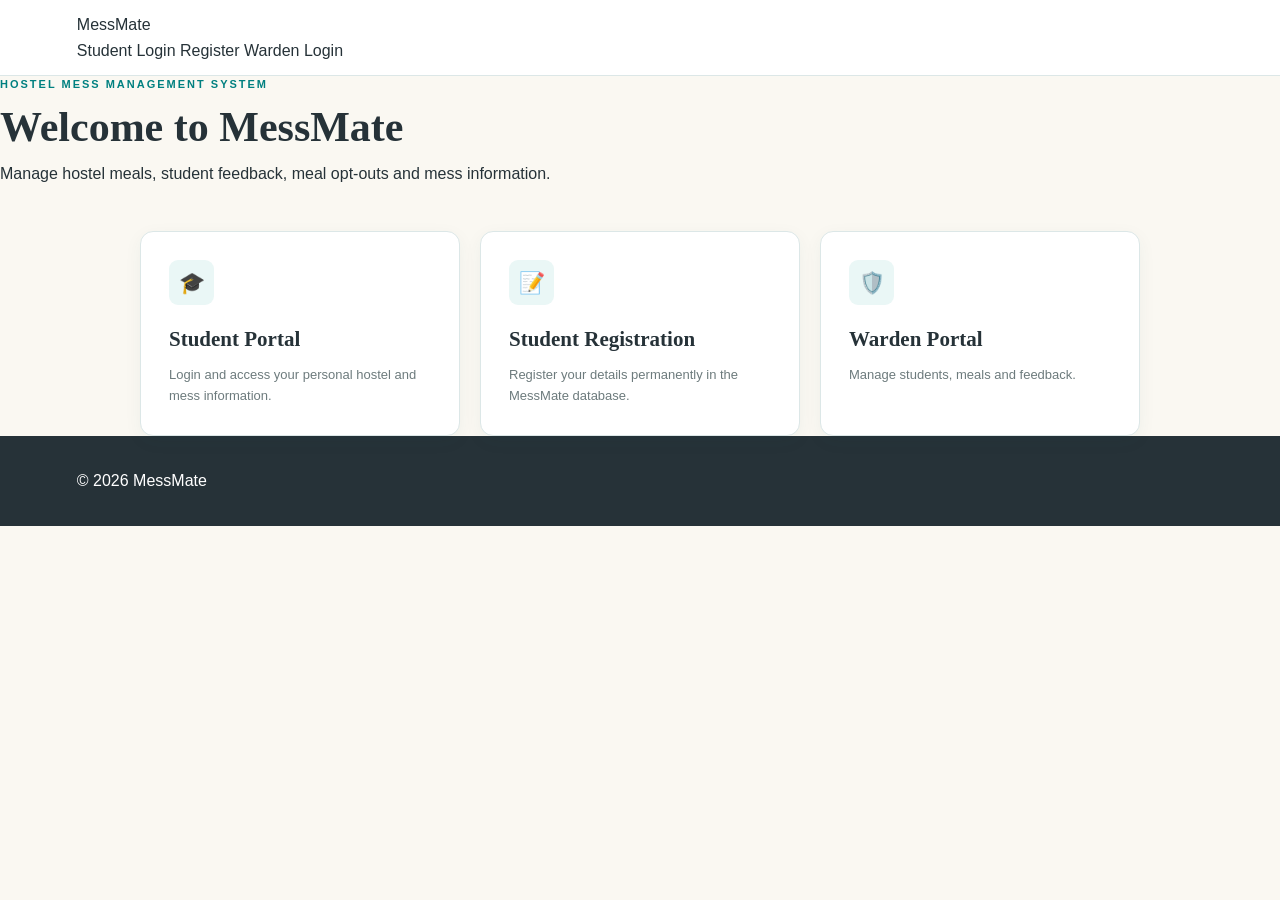
<file: messmate/src/main/resources/static/index.html>
<!DOCTYPE html>
<html lang="en">

<head>

    <meta charset="UTF-8">

    <meta name="viewport"
          content="width=device-width, initial-scale=1.0">

    <title>MessMate</title>

    <link rel="stylesheet"
          href="css/style.css">

</head>

<body>

<nav class="navbar">

    <div class="nav-container">

        <a href="index.html"
           class="brand">
            MessMate
        </a>

        <div class="nav-links">

            <a href="student-login.html">
                Student Login
            </a>

            <a href="student-register.html">
                Register
            </a>

            <a href="admin-login.html">
                Warden Login
            </a>

        </div>

    </div>

</nav>


<main>

    <section class="dashboard-header">

        <div>

            <p class="small-title">
                HOSTEL MESS MANAGEMENT SYSTEM
            </p>

            <h1>
                Welcome to MessMate
            </h1>

            <p>
                Manage hostel meals, student feedback,
                meal opt-outs and mess information.
            </p>

        </div>

    </section>


    <section class="feature-grid">

        <a href="student-login.html"
           class="feature-card">

            <div class="feature-icon">
                🎓
            </div>

            <h3>
                Student Portal
            </h3>

            <p>
                Login and access your personal
                hostel and mess information.
            </p>

        </a>


        <a href="student-register.html"
           class="feature-card">

            <div class="feature-icon">
                📝
            </div>

            <h3>
                Student Registration
            </h3>

            <p>
                Register your details permanently
                in the MessMate database.
            </p>

        </a>


        <a href="admin-login.html"
           class="feature-card">

            <div class="feature-icon">
                🛡️
            </div>

            <h3>
                Warden Portal
            </h3>

            <p>
                Manage students, meals and
                feedback.
            </p>

        </a>

    </section>

</main>


<footer>

    <p>
        © 2026 MessMate
    </p>

</footer>

</body>

</html>
</file>
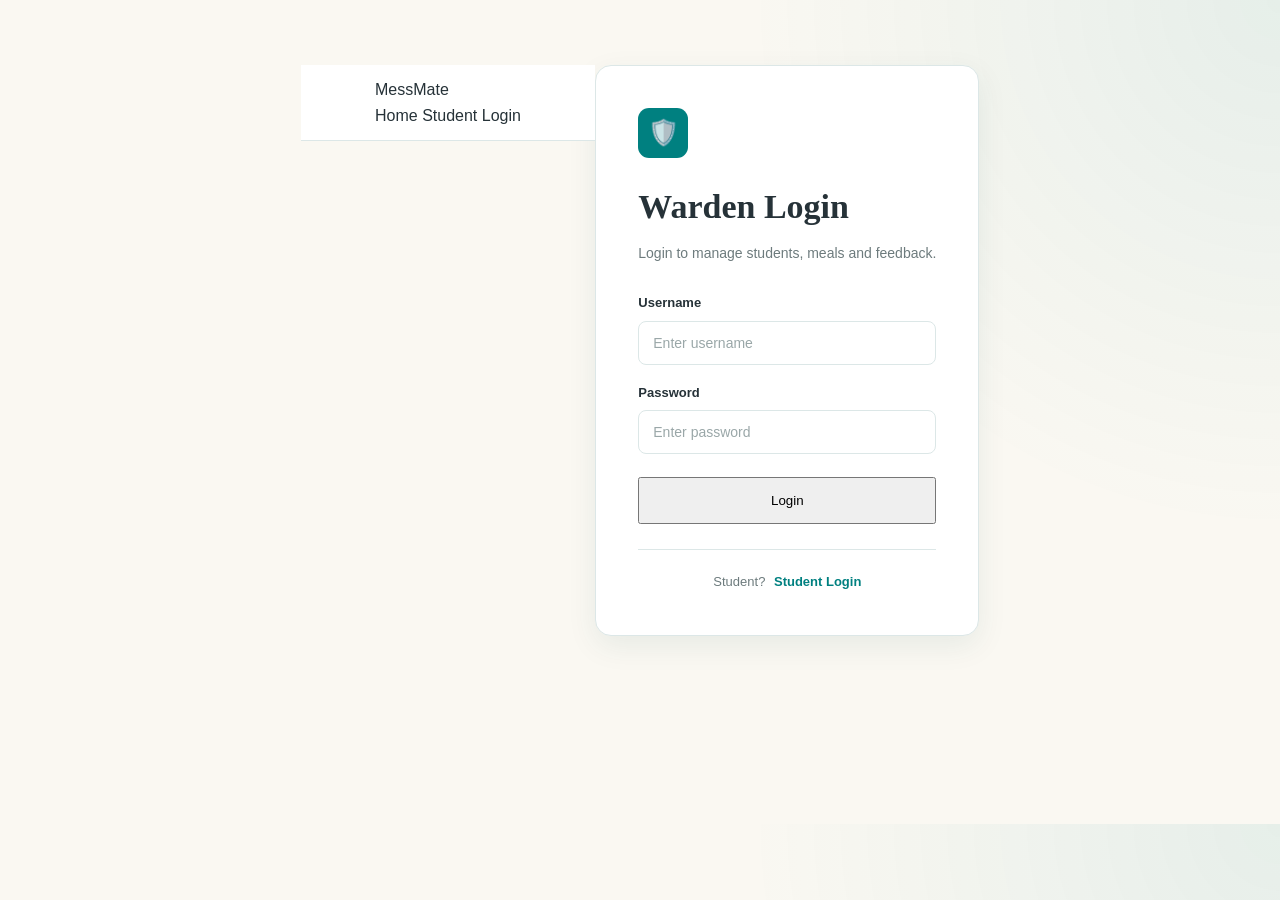
<file: messmate/src/main/resources/static/admin-dashboard.html>
<!DOCTYPE html>
<html lang="en">

<head>

    <meta charset="UTF-8">

    <meta name="viewport"
          content="width=device-width, initial-scale=1.0">

    <title>Warden Dashboard - MessMate</title>

    <link rel="stylesheet"
          href="css/style.css">

</head>

<body class="dashboard-page">

<nav class="navbar">

    <div class="nav-container">

        <a href="admin-dashboard.html"
           class="brand">
            MessMate
        </a>

        <div class="nav-links">

            <a href="residents.html">
                Students
            </a>

            <a href="menu.html">
                Menu
            </a>

            <a href="feedback.html">
                Feedback
            </a>

            <a href="reports.html">
                Reports
            </a>

            <a href="#" id="logoutBtn">
                Logout
            </a>

        </div>

    </div>

</nav>


<main>

    <section class="dashboard-header">

        <div>

            <p class="small-title">
                WARDEN PORTAL
            </p>

            <h1>
                Welcome, <span id="adminName">Warden</span>
            </h1>

            <p>
                Manage students, meals and feedback from one place.
            </p>

        </div>

    </section>


    <section class="feature-grid">

        <a href="residents.html"
           class="feature-card">

            <div class="feature-icon">
                👨‍🎓
            </div>

            <h3>
                Students
            </h3>

            <p>
                View and manage registered students.
            </p>

        </a>


        <a href="menu.html"
           class="feature-card">

            <div class="feature-icon">
                🍽️
            </div>

            <h3>
                Mess Menu
            </h3>

            <p>
                View and manage the mess menu.
            </p>

        </a>


        <a href="feedback.html"
           class="feature-card">

            <div class="feature-icon">
                ⭐
            </div>

            <h3>
                Feedback
            </h3>

            <p>
                View student meal feedback.
            </p>

        </a>


        <a href="reports.html"
           class="feature-card">

            <div class="feature-icon">
                📊
            </div>

            <h3>
                Reports
            </h3>

            <p>
                View meal ratings and reports.
            </p>

        </a>

    </section>

</main>


<script>

    const adminUsername =
        localStorage.getItem("adminUsername");

    const adminRole =
        localStorage.getItem("adminRole");


    if (!adminUsername || !adminRole) {

        window.location.href =
            "admin-login.html";

    }


    document.getElementById("adminName")
        .textContent = adminUsername;


    document
        .getElementById("logoutBtn")
        .addEventListener("click", function (event) {

            event.preventDefault();

            localStorage.removeItem("adminId");
            localStorage.removeItem("adminUsername");
            localStorage.removeItem("adminRole");

            window.location.href =
                "admin-login.html";
        });

</script>

</body>

</html>
</file>
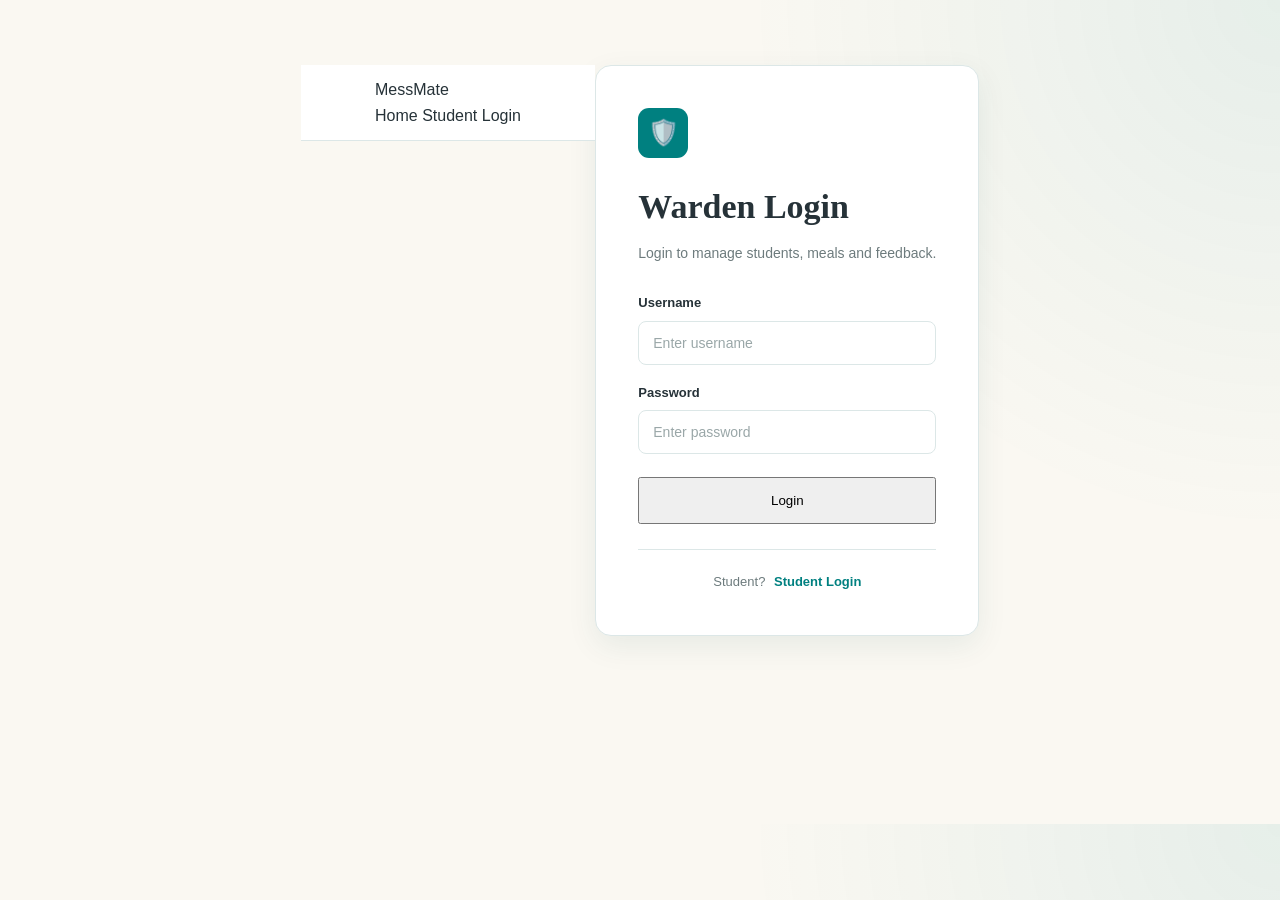
<file: messmate/src/main/resources/static/admin-login.html>
<!DOCTYPE html>
<html lang="en">

<head>

    <meta charset="UTF-8">

    <meta name="viewport"
          content="width=device-width, initial-scale=1.0">

    <title>Warden Login - MessMate</title>

    <link rel="stylesheet"
          href="css/style.css">

</head>

<body class="auth-page">

<nav class="navbar">

    <div class="nav-container">

        <a href="index.html"
           class="brand">
            MessMate
        </a>

        <div class="nav-links">

            <a href="index.html">
                Home
            </a>

            <a href="student-login.html">
                Student Login
            </a>

        </div>

    </div>

</nav>


<main class="auth-main">

    <div class="auth-card">

        <div class="auth-icon">
            🛡️
        </div>

        <h1>
            Warden Login
        </h1>

        <p class="auth-description">
            Login to manage students, meals and feedback.
        </p>


        <form id="adminLoginForm">

            <label for="username">
                Username
            </label>

            <input
                    type="text"
                    id="username"
                    placeholder="Enter username"
                    required
            >


            <label for="password">
                Password
            </label>

            <input
                    type="password"
                    id="password"
                    placeholder="Enter password"
                    required
            >


            <button
                    type="submit"
                    class="auth-button">

                Login

            </button>

        </form>


        <div id="message"></div>


        <div class="auth-footer">

            Student?

            <a href="student-login.html">
                Student Login
            </a>

        </div>

    </div>

</main>


<script>

    document
        .getElementById("adminLoginForm")
        .addEventListener("submit", async function (event) {

            event.preventDefault();


            const username =
                document.getElementById("username")
                    .value.trim();

            const password =
                document.getElementById("password")
                    .value;


            const message =
                document.getElementById("message");


            try {

                const response =
                    await fetch(
                        "/api/auth/admin/login",
                        {
                            method: "POST",

                            headers: {
                                "Content-Type":
                                    "application/json"
                            },

                            body: JSON.stringify({
                                username: username,
                                password: password
                            })
                        }
                    );


                const result =
                    await response.json();


                if (!response.ok) {

                    throw new Error(
                        result.message ||
                        "Invalid username or password"
                    );

                }


                localStorage.setItem(
                    "adminId",
                    result.id
                );

                localStorage.setItem(
                    "adminUsername",
                    result.username
                );

                localStorage.setItem(
                    "adminRole",
                    result.role
                );


                message.className =
                    "success-message";

                message.textContent =
                    "Login successful!";


                setTimeout(function () {

                    window.location.href =
                        "admin-dashboard.html";

                }, 500);


            } catch (error) {

                message.className =
                    "error-message";

                message.textContent =
                    error.message;

            }

        });

</script>

</body>

</html>
</file>
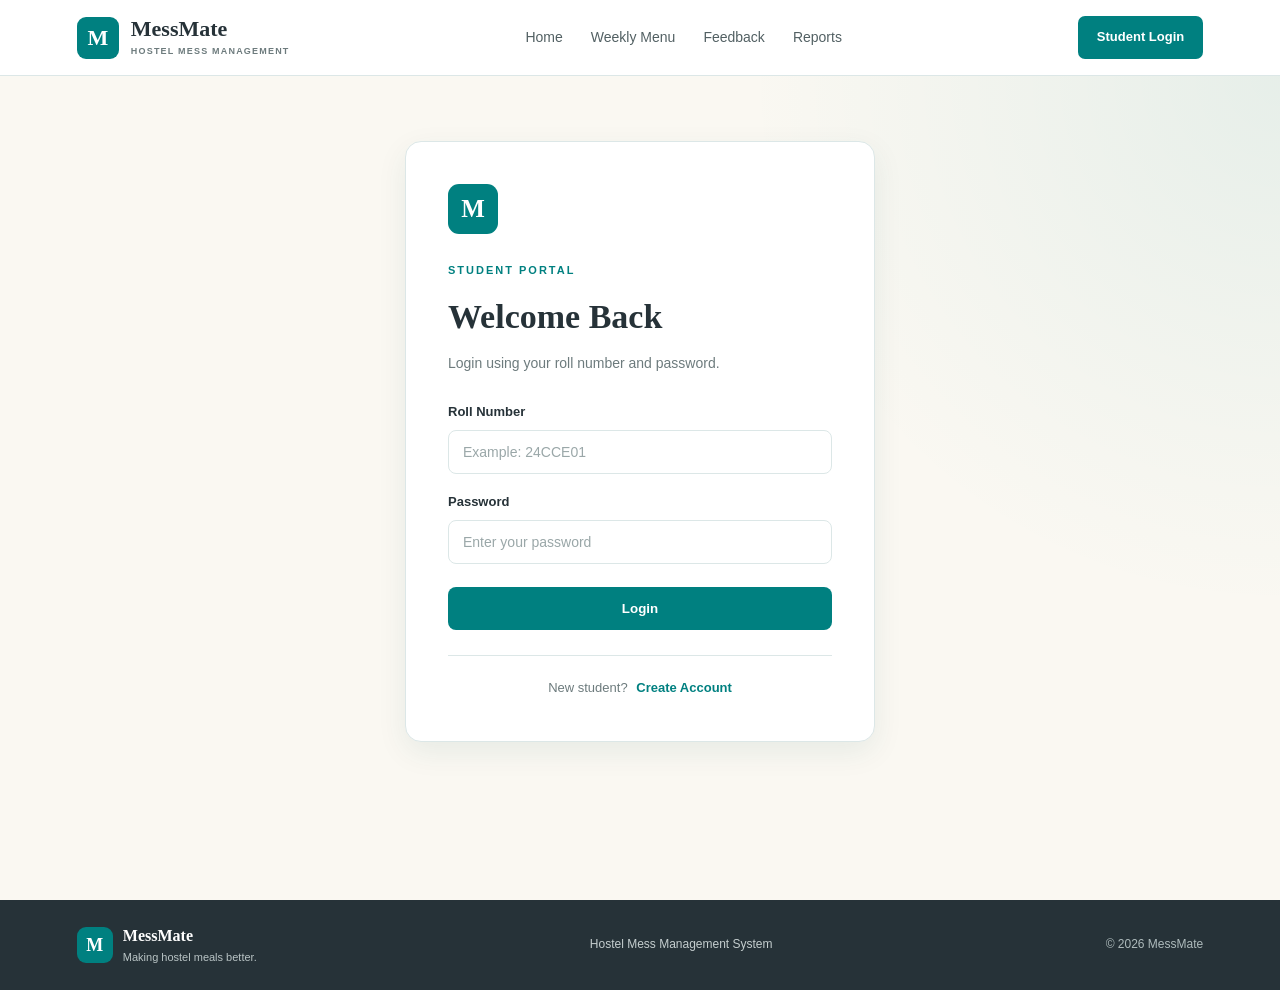
<file: messmate/src/main/resources/static/feedback.html>
<!DOCTYPE html>
<html lang="en">

<head>

    <meta charset="UTF-8">

    <meta name="viewport"
          content="width=device-width, initial-scale=1.0">

    <title>Meal Feedback - MessMate</title>

    <link rel="stylesheet"
          href="css/style.css">

</head>

<body class="dashboard-page">

<nav class="navbar">

    <div class="nav-container">

        <a href="student-dashboard.html"
           class="brand">
            MessMate
        </a>

        <div class="nav-links">

            <a href="student-dashboard.html">
                Dashboard
            </a>

            <a href="menu.html">
                Menu
            </a>

            <a href="optout.html">
                Meal Opt-Out
            </a>

            <a href="#"
               id="logoutBtn">
                Logout
            </a>

        </div>

    </div>

</nav>


<main>

    <section class="dashboard-header">

        <div>

            <p class="small-title">
                STUDENT PORTAL
            </p>

            <h1>
                Meal Feedback
            </h1>

            <p>
                Rate your meal and share your feedback.
            </p>

        </div>

    </section>


    <section class="student-profile-card">

        <h2>
            Submit Feedback
        </h2>

        <br>


        <form id="feedbackForm">

            <label for="meal">
                Select Meal
            </label>

            <select id="meal"
                    required>

                <option value="">
                    Loading meals...
                </option>

            </select>


            <br><br>


            <label for="rating">
                Rating
            </label>

            <select id="rating"
                    required>

                <option value="">
                    Select rating
                </option>

                <option value="1">
                    1 - Very Poor
                </option>

                <option value="2">
                    2 - Poor
                </option>

                <option value="3">
                    3 - Average
                </option>

                <option value="4">
                    4 - Good
                </option>

                <option value="5">
                    5 - Excellent
                </option>

            </select>


            <br><br>


            <label for="comment">
                Comment
            </label>

            <textarea
                    id="comment"
                    rows="5"
                    placeholder="Write your feedback..."
            ></textarea>


            <br>


            <button
                    type="submit"
                    class="auth-button">

                Submit Feedback

            </button>

        </form>


        <div id="message"></div>

    </section>

</main>


<script>

    const studentId =
        localStorage.getItem("studentId");


    if (!studentId) {

        window.location.href =
            "student-login.html";

    }


    async function loadMeals() {

        const select =
            document.getElementById("meal");


        const today =
            new Date();


        const date =
            today.toISOString().split("T")[0];


        try {

            const response =
                await fetch(
                    "/api/meals?from=" +
                    date +
                    "&to=" +
                    date
                );


            if (!response.ok) {

                throw new Error(
                    "Unable to load meals."
                );

            }


            const meals =
                await response.json();


            select.innerHTML =
                '<option value="">Select a meal</option>';


            meals.forEach(function (meal) {

                const option =
                    document.createElement("option");


                option.value =
                    meal.id;


                option.textContent =
                    meal.mealDate +
                    " - " +
                    meal.mealType;


                select.appendChild(option);

            });


        } catch (error) {

            select.innerHTML =
                '<option value="">Unable to load meals</option>';

            document.getElementById("message")
                .className = "error-message";

            document.getElementById("message")
                .textContent = error.message;

        }

    }


    document
        .getElementById("feedbackForm")
        .addEventListener("submit", async function (event) {

            event.preventDefault();


            const mealId =
                document.getElementById("meal").value;


            const rating =
                document.getElementById("rating").value;


            const comment =
                document.getElementById("comment")
                    .value.trim();


            const message =
                document.getElementById("message");


            try {

                const response =
                    await fetch(
                        "/api/feedback",
                        {
                            method: "POST",

                            headers: {
                                "Content-Type":
                                    "application/json"
                            },

                            body: JSON.stringify({

                                residentId:
                                    Number(studentId),

                                mealId:
                                    Number(mealId),

                                rating:
                                    Number(rating),

                                comment:
                                comment

                            })
                        }
                    );


                const result =
                    await response.json()
                        .catch(() => ({}));


                if (!response.ok) {

                    throw new Error(
                        result.message ||
                        "Unable to submit feedback."
                    );

                }


                message.className =
                    "success-message";


                message.textContent =
                    "Feedback submitted successfully.";


                document
                    .getElementById("feedbackForm")
                    .reset();


            } catch (error) {

                message.className =
                    "error-message";


                message.textContent =
                    error.message;

            }

        });


    document
        .getElementById("logoutBtn")
        .addEventListener("click", function (event) {

            event.preventDefault();


            localStorage.removeItem("studentId");

            localStorage.removeItem(
                "studentRollNumber"
            );


            window.location.href =
                "student-login.html";

        });


    loadMeals();

</script>

</body>

</html>
</file>
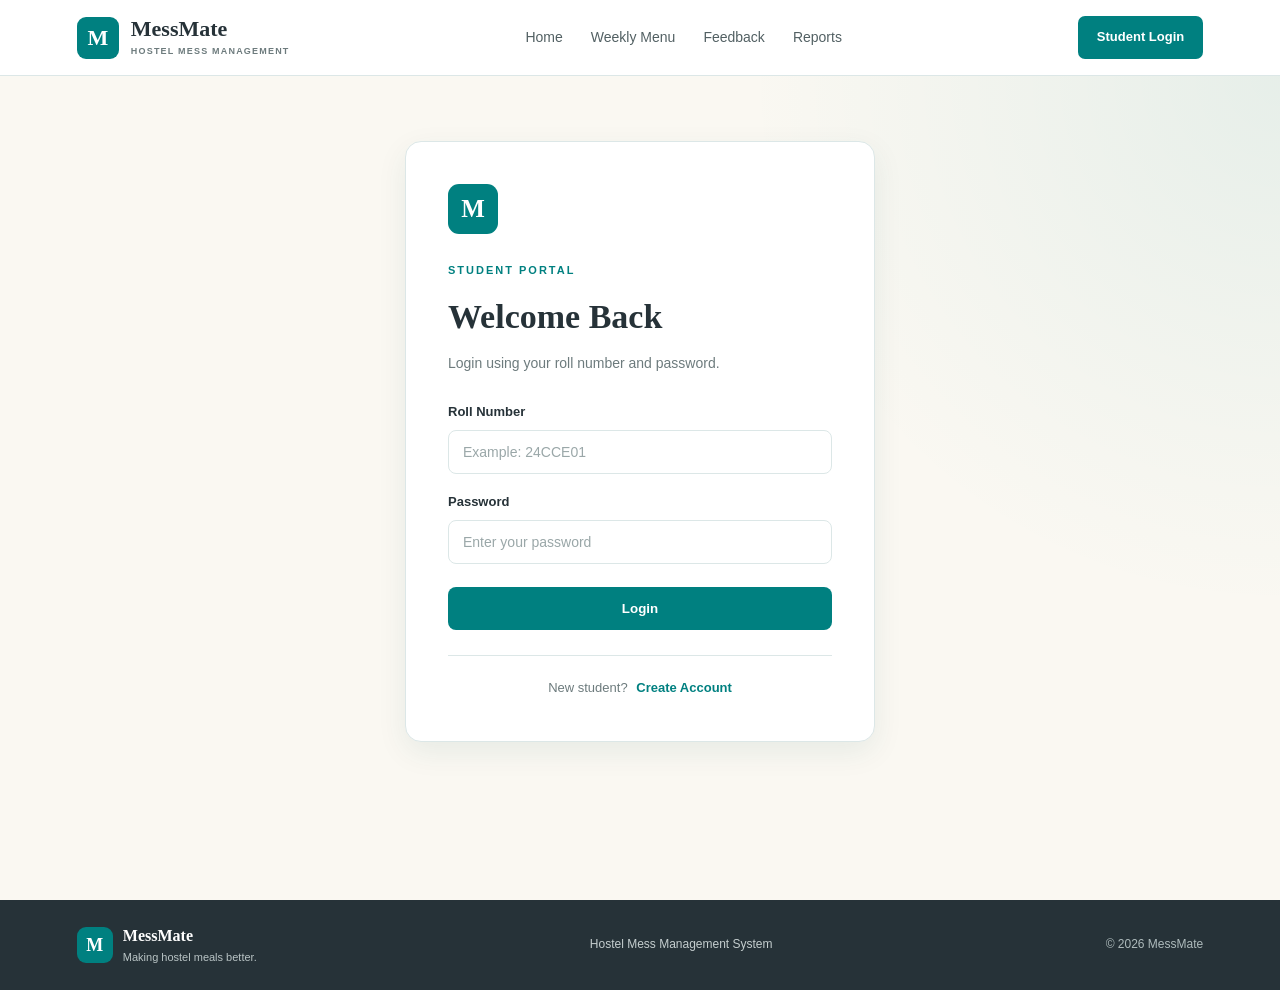
<file: messmate/src/main/resources/static/optout.html>
<!DOCTYPE html>
<html lang="en">

<head>
    <meta charset="UTF-8">
    <meta name="viewport" content="width=device-width, initial-scale=1.0">

    <title>Meal Opt-Out - MessMate</title>

    <link rel="stylesheet" href="css/style.css">
</head>

<body class="dashboard-page">

<nav class="navbar">

    <div class="nav-container">

        <a href="student-dashboard.html" class="brand">
            MessMate
        </a>

        <div class="nav-links">
            <a href="student-dashboard.html">Dashboard</a>
            <a href="menu.html">Menu</a>
            <a href="feedback.html">Feedback</a>
            <a href="#" id="logoutBtn">Logout</a>
        </div>

    </div>

</nav>

<main>

    <section class="dashboard-header">

        <div>
            <p class="small-title">STUDENT PORTAL</p>

            <h1>Meal Opt-Out</h1>

            <p>
                Select a meal if you do not want to attend it.
            </p>
        </div>

    </section>

    <section class="student-profile-card">

        <h2>Select Meal</h2>

        <br>

        <form id="optOutForm">

            <label for="meal">
                Meal
            </label>

            <select id="meal" required>

                <option value="">
                    Loading meals...
                </option>

            </select>

            <br><br>

            <button
                    type="submit"
                    class="auth-button">
                Opt Out
            </button>

        </form>

        <div id="message"></div>

    </section>

</main>

<script>

    const studentId =
        localStorage.getItem("studentId");

    if (!studentId) {
        window.location.href = "student-login.html";
    }


    async function loadMeals() {

        const select =
            document.getElementById("meal");

        const today =
            new Date();

        const date =
            today.toISOString().split("T")[0];

        try {

            const response =
                await fetch(
                    "/api/meals?from=" +
                    date +
                    "&to=" +
                    date
                );

            if (!response.ok) {
                throw new Error("Unable to load meals.");
            }

            const meals =
                await response.json();

            select.innerHTML =
                '<option value="">Select a meal</option>';

            meals.forEach(function (meal) {

                const option =
                    document.createElement("option");

                option.value =
                    meal.id;

                option.textContent =
                    meal.mealDate +
                    " - " +
                    meal.mealType;

                select.appendChild(option);

            });

        } catch (error) {

            select.innerHTML =
                '<option value="">Unable to load meals</option>';

            document.getElementById("message")
                .className = "error-message";

            document.getElementById("message")
                .textContent = error.message;
        }
    }


    document
        .getElementById("optOutForm")
        .addEventListener("submit", async function (event) {

            event.preventDefault();

            const mealId =
                document.getElementById("meal").value;

            const message =
                document.getElementById("message");

            if (!mealId) {
                return;
            }

            try {

                const response =
                    await fetch(
                        "/api/opt-outs?residentId=" +
                        encodeURIComponent(studentId) +
                        "&mealId=" +
                        encodeURIComponent(mealId),
                        {
                            method: "POST"
                        }
                    );

                const result =
                    await response.json().catch(() => ({}));

                if (!response.ok) {

                    throw new Error(
                        result.message ||
                        "Unable to opt out of the meal."
                    );
                }

                message.className =
                    "success-message";

                message.textContent =
                    "Meal opt-out recorded successfully.";

            } catch (error) {

                message.className =
                    "error-message";

                message.textContent =
                    error.message;
            }

        });


    document
        .getElementById("logoutBtn")
        .addEventListener("click", function (event) {

            event.preventDefault();

            localStorage.removeItem("studentId");
            localStorage.removeItem("studentRollNumber");

            window.location.href =
                "student-login.html";
        });


    loadMeals();

</script>

</body>

</html>
</file>
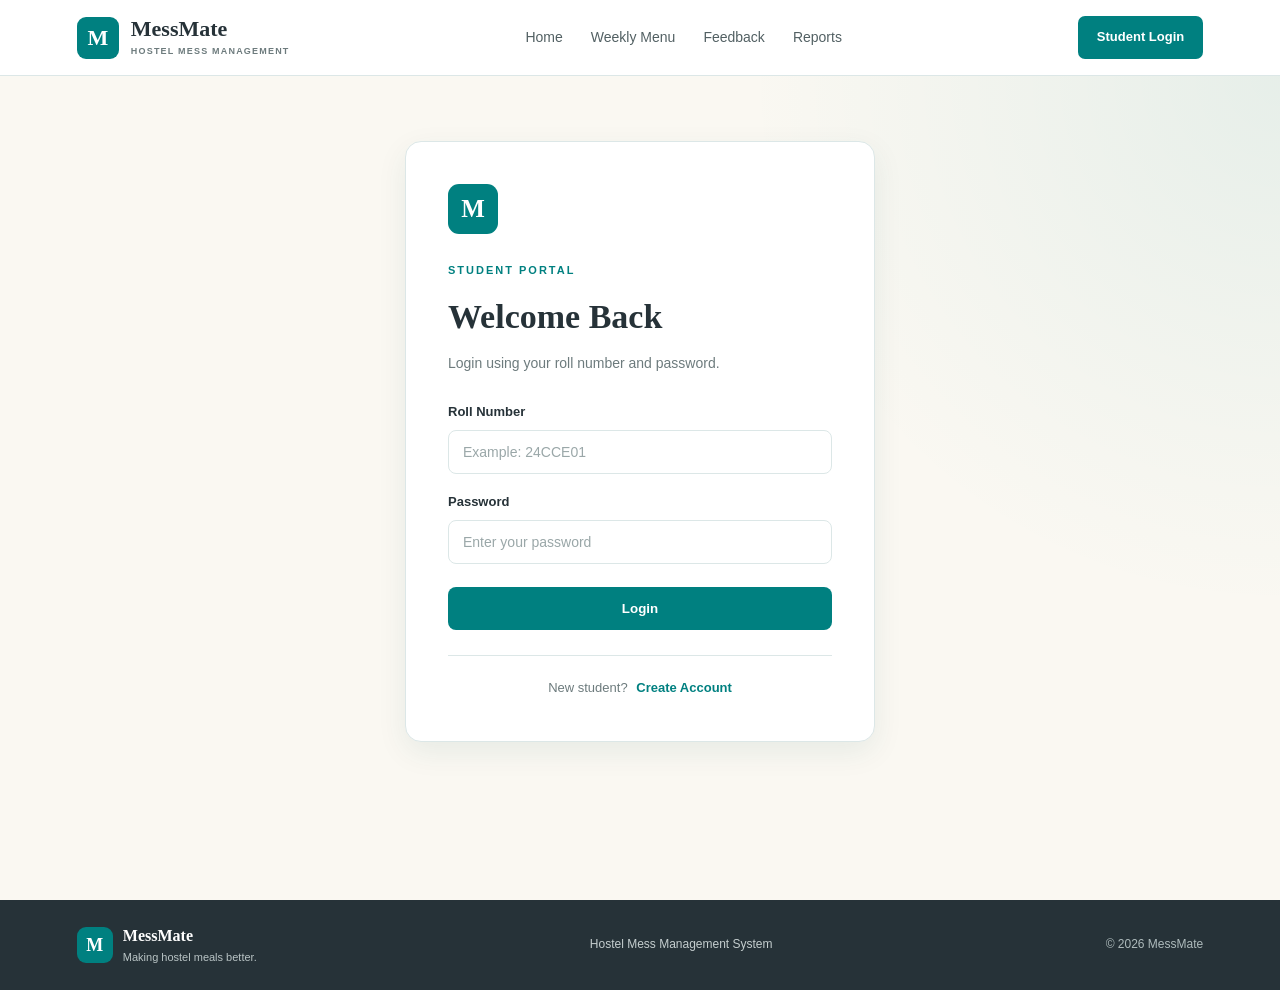
<file: messmate/src/main/resources/static/student-login.html>
<!DOCTYPE html>
<html lang="en">
<head>
    <meta charset="UTF-8">
    <meta name="viewport" content="width=device-width, initial-scale=1.0">

    <title>MessMate | Student Login</title>

    <link rel="stylesheet" href="css/style.css">
</head>

<body>

<header class="navbar">

    <a href="index.html" class="logo">
        <div class="logo-box">M</div>

        <div>
            <h2>MessMate</h2>
            <span>HOSTEL MESS MANAGEMENT</span>
        </div>
    </a>

    <nav>
        <a href="index.html">Home</a>
        <a href="menu.html">Weekly Menu</a>
        <a href="feedback.html">Feedback</a>
        <a href="reports.html">Reports</a>
    </nav>

    <a href="student-login.html" class="resident-btn">
        Student Login
    </a>

</header>


<main class="auth-page">

    <div class="auth-card">

        <div class="auth-icon">M</div>

        <span class="small-title">
            STUDENT PORTAL
        </span>

        <h1>Welcome Back</h1>

        <p class="auth-description">
            Login using your roll number and password.
        </p>

        <form id="loginForm">

            <label for="rollNumber">
                Roll Number
            </label>

            <input
                    type="text"
                    id="rollNumber"
                    maxlength="7"
                    pattern="[A-Za-z0-9]{7}"
                    placeholder="Example: 24CCE01"
                    required
            >

            <label for="password">
                Password
            </label>

            <input
                    type="password"
                    id="password"
                    placeholder="Enter your password"
                    required
            >

            <button
                    type="submit"
                    class="button primary auth-button">
                Login
            </button>

        </form>

        <div id="message"></div>

        <div class="auth-footer">

            <span>New student?</span>

            <a href="student-register.html">
                Create Account
            </a>

        </div>

    </div>

</main>


<footer>

    <div class="footer-left">

        <div class="logo-box">M</div>

        <div>
            <strong>MessMate</strong>
            <span>Making hostel meals better.</span>
        </div>

    </div>

    <div class="footer-center">
        Hostel Mess Management System
    </div>

    <div class="footer-right">
        © 2026 MessMate
    </div>

</footer>


<script>

    const API = "/api";

    document
        .getElementById("loginForm")
        .addEventListener("submit", async function(event) {

            event.preventDefault();

            const rollNumber =
                document.getElementById("rollNumber")
                    .value
                    .trim();

            const password =
                document.getElementById("password")
                    .value;

            if (!/^[A-Za-z0-9]{7}$/.test(rollNumber)) {

                showMessage(
                    "Roll number must contain exactly 7 letters and numbers.",
                    false
                );

                return;
            }

            try {

                const response = await fetch(
                    API + "/auth/student/login",
                    {
                        method: "POST",

                        headers: {
                            "Content-Type": "application/json"
                        },

                        body: JSON.stringify({
                            rollNumber: rollNumber,
                            password: password
                        })
                    }
                );

                const result = await response.json();

                if (!response.ok) {

                    throw new Error(
                        result.error || "Login failed"
                    );
                }

                localStorage.setItem(
                    "studentId",
                    result.id
                );

                localStorage.setItem(
                    "studentRollNumber",
                    result.rollNumber
                );

                showMessage(
                    "Login successful. Opening dashboard...",
                    true
                );

                setTimeout(function() {

                    window.location.href =
                        "student-dashboard.html";

                }, 700);

            } catch (error) {

                showMessage(
                    error.message,
                    false
                );
            }
        });


    function showMessage(text, success) {

        const message =
            document.getElementById("message");

        message.innerHTML = `

        <div class="${success
            ? "success-message"
            : "error-message"}">

            ${text}

        </div>

    `;
    }

</script>

</body>
</html>
</file>
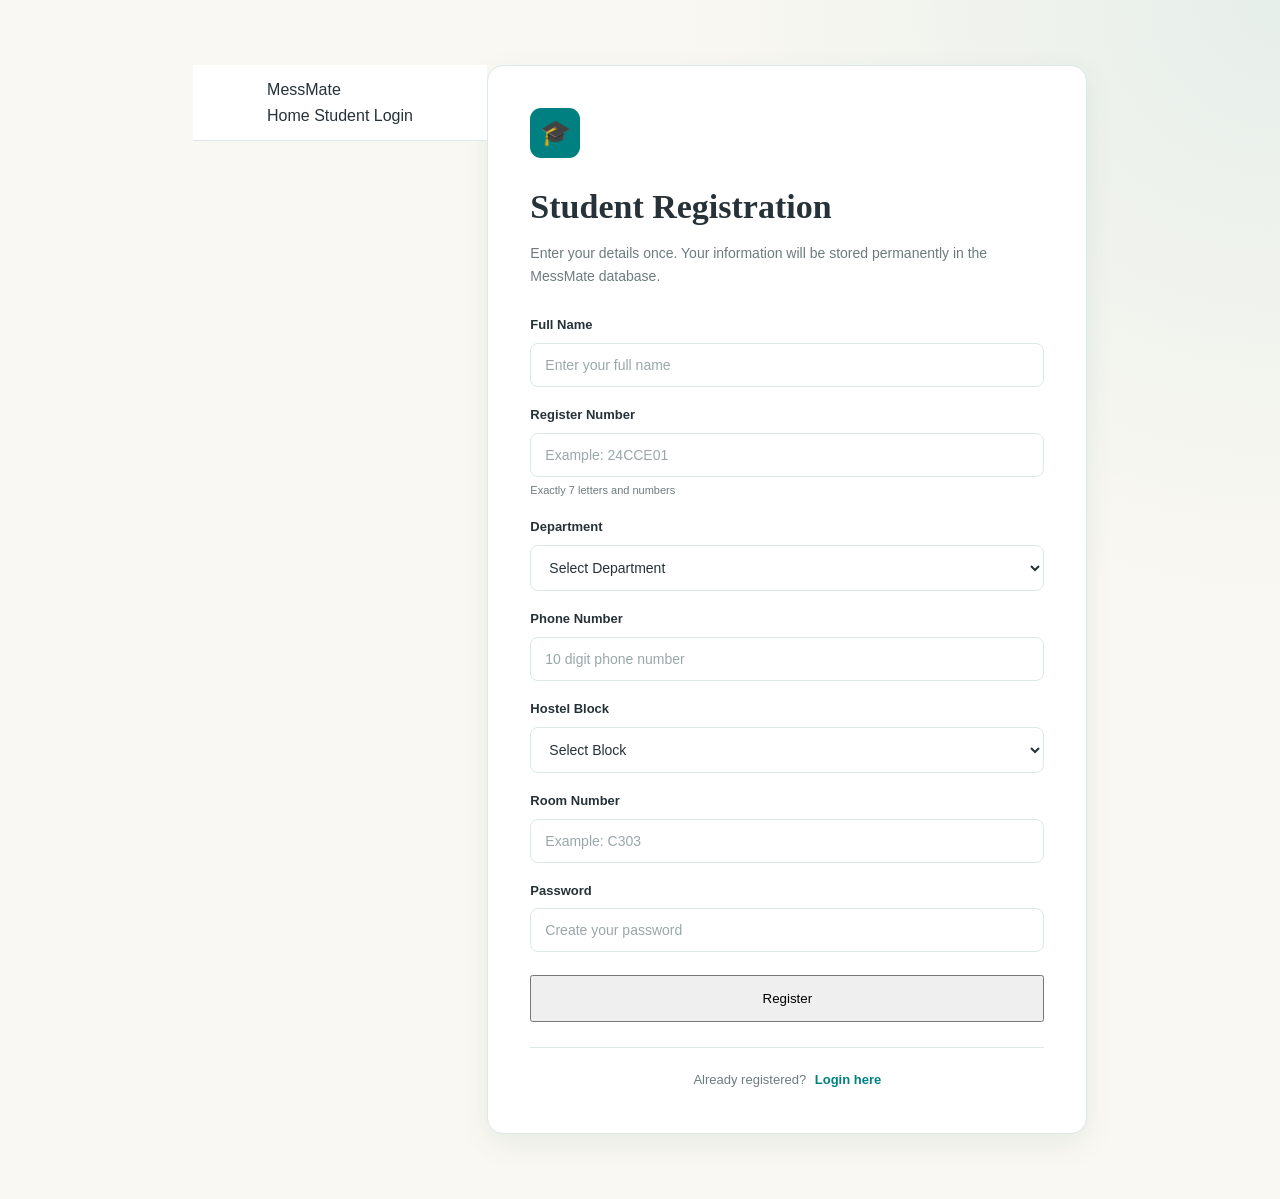
<file: messmate/src/main/resources/static/student-register.html>
<!DOCTYPE html>
<html lang="en">
<head>
    <meta charset="UTF-8">
    <meta name="viewport" content="width=device-width, initial-scale=1.0">

    <title>Student Registration - MessMate</title>

    <link rel="stylesheet" href="css/style.css">
</head>

<body class="auth-page">

<nav class="navbar">
    <div class="nav-container">

        <a href="index.html" class="brand">
            MessMate
        </a>

        <div class="nav-links">
            <a href="index.html">Home</a>
            <a href="student-login.html">Student Login</a>
        </div>

    </div>
</nav>

<main class="auth-main">

    <div class="auth-card register-card">

        <div class="auth-icon">
            🎓
        </div>

        <h1>Student Registration</h1>

        <p class="auth-description">
            Enter your details once. Your information will be stored
            permanently in the MessMate database.
        </p>

        <form id="registerForm">

            <label for="name">Full Name</label>

            <input
                    type="text"
                    id="name"
                    placeholder="Enter your full name"
                    required
            >

            <label for="rollNumber">Register Number</label>

            <input
                    type="text"
                    id="rollNumber"
                    maxlength="7"
                    placeholder="Example: 24CCE01"
                    required
            >

            <div class="input-help">
                Exactly 7 letters and numbers
            </div>

            <label for="department">Department</label>

            <select id="department" required>

                <option value="">Select Department</option>
                <option value="CCE">CCE</option>
                <option value="CSE">CSE</option>
                <option value="ECE">ECE</option>
                <option value="EEE">EEE</option>
                <option value="AIDS">AIDS</option>
                <option value="AIML">AIML</option>
                <option value="MECH">MECH</option>
                <option value="CIVIL">CIVIL</option>

            </select>

            <label for="phone">Phone Number</label>

            <input
                    type="tel"
                    id="phone"
                    maxlength="10"
                    placeholder="10 digit phone number"
                    required
            >

            <label for="block">Hostel Block</label>

            <select id="block" required>

                <option value="">Select Block</option>
                <option value="A">Block A</option>
                <option value="B">Block B</option>
                <option value="C">Block C</option>
                <option value="D">Block D</option>
                <option value="E">Block E</option>
                <option value="F">Block F</option>

            </select>

            <label for="roomNo">Room Number</label>

            <input
                    type="text"
                    id="roomNo"
                    placeholder="Example: C303"
                    required
            >

            <label for="password">Password</label>

            <input
                    type="password"
                    id="password"
                    placeholder="Create your password"
                    required
            >

            <button
                    type="submit"
                    class="auth-button">
                Register
            </button>

        </form>

        <div id="message"></div>

        <div class="auth-footer">

            Already registered?

            <a href="student-login.html">
                Login here
            </a>

        </div>

    </div>

</main>

<script>

    document
        .getElementById("registerForm")
        .addEventListener("submit", async function (event) {

            event.preventDefault();

            const name =
                document.getElementById("name").value.trim();

            const rollNumber =
                document.getElementById("rollNumber")
                    .value.trim();

            const department =
                document.getElementById("department").value;

            const phone =
                document.getElementById("phone")
                    .value.trim();

            const block =
                document.getElementById("block").value;

            const roomNo =
                document.getElementById("roomNo")
                    .value.trim();

            const password =
                document.getElementById("password").value;

            const message =
                document.getElementById("message");

            const rollPattern =
                /^[A-Za-z0-9]{7}$/;

            const phonePattern =
                /^[0-9]{10}$/;

            if (!rollPattern.test(rollNumber)) {

                message.className = "error-message";

                message.textContent =
                    "Register number must contain exactly 7 letters and numbers.";

                return;
            }

            if (!phonePattern.test(phone)) {

                message.className = "error-message";

                message.textContent =
                    "Phone number must contain exactly 10 digits.";

                return;
            }

            try {

                const response = await fetch(
                    "/api/auth/student/register",
                    {
                        method: "POST",

                        headers: {
                            "Content-Type": "application/json"
                        },

                        body: JSON.stringify({

                            name: name,
                            rollNumber: rollNumber,
                            phone: phone,
                            roomNo: roomNo,
                            block: block,
                            department: department,
                            password: password

                        })
                    }
                );

                const result =
                    await response.json();

                if (!response.ok) {

                    throw new Error(
                        result.message ||
                        "Registration failed."
                    );
                }

                message.className =
                    "success-message";

                message.textContent =
                    "Registration successful! Redirecting to login...";

                document
                    .getElementById("registerForm")
                    .reset();

                setTimeout(function () {

                    window.location.href =
                        "student-login.html";

                }, 1500);

            } catch (error) {

                message.className =
                    "error-message";

                message.textContent =
                    error.message;

            }

        });

</script>

</body>
</html>
</file>
<file: messmate/src/main/resources/static/css/style.css>
:root {
    --teal: #008080;
    --teal-dark: #006f73;
    --teal-light: #eaf7f6;
    --cream: #faf8f2;
    --white: #ffffff;
    --gray: #f3f5f5;
    --border: #dce7e7;
    --charcoal: #263238;
    --muted: #6d7b7d;
    --gold: #b89b5e;
    --danger: #c94b4b;
    --success: #247a58;
    --shadow: 0 10px 30px rgba(0, 80, 80, 0.08);
}

* {
    box-sizing: border-box;
    margin: 0;
    padding: 0;
}

body {
    font-family: "Inter", sans-serif;
    color: var(--charcoal);
    background: var(--cream);
    line-height: 1.6;
}

a {
    text-decoration: none;
    color: inherit;
}

button,
input,
select,
textarea {
    font-family: inherit;
}

button {
    cursor: pointer;
}


/* =========================
   NAVBAR
========================= */

.navbar {
    height: 76px;
    padding: 0 6%;
    background: var(--white);
    border-bottom: 1px solid var(--border);

    display: flex;
    align-items: center;
    justify-content: space-between;

    position: sticky;
    top: 0;
    z-index: 100;
}

.logo {
    display: flex;
    align-items: center;
    gap: 12px;
}

.logo-box {
    width: 42px;
    height: 42px;

    display: flex;
    align-items: center;
    justify-content: center;

    background: var(--teal);
    color: white;

    border-radius: 9px;

    font-family: "Playfair Display", serif;
    font-size: 22px;
    font-weight: 700;
}

.logo h2 {
    font-family: "Playfair Display", serif;
    font-size: 22px;
    line-height: 1.1;
}

.logo span {
    display: block;
    margin-top: 3px;

    color: var(--muted);
    font-size: 9px;
    letter-spacing: 1.2px;
    font-weight: 600;
}

.navbar nav {
    display: flex;
    align-items: center;
    gap: 28px;
}

.navbar nav a {
    color: #526063;
    font-size: 14px;
    font-weight: 500;
    transition: 0.2s;
}

.navbar nav a:hover,
.navbar nav a.active {
    color: var(--teal);
}

.resident-btn {
    border: 0;
    background: var(--teal);
    color: white;

    padding: 11px 19px;
    border-radius: 7px;

    font-size: 13px;
    font-weight: 600;
}

.resident-btn:hover {
    background: var(--teal-dark);
}


/* =========================
   GENERAL
========================= */

h1,
h2,
h3 {
    font-family: "Playfair Display", serif;
}

.section {
    padding: 70px 6%;
}

.page-header {
    text-align: center;
    padding: 75px 20px 55px;
    background: var(--white);
    border-bottom: 1px solid var(--border);
}

.page-header h1 {
    margin-top: 8px;
    font-size: 42px;
}

.page-header p {
    max-width: 650px;
    margin: 12px auto 0;
    color: var(--muted);
}

.small-title {
    color: var(--teal);
    font-size: 11px;
    letter-spacing: 2px;
    font-weight: 700;
}

.button {
    border: 0;
    border-radius: 8px;
    padding: 12px 20px;
    font-weight: 600;
    display: inline-block;
}

.button.primary {
    background: var(--teal);
    color: white;
}

.button.primary:hover {
    background: var(--teal-dark);
}


/* =========================
   AUTH PAGES
========================= */

.auth-page {
    min-height: calc(100vh - 76px);
    padding: 65px 20px;

    display: flex;
    justify-content: center;
    align-items: flex-start;

    background:
            radial-gradient(
                    circle at top right,
                    rgba(0, 128, 128, 0.08),
                    transparent 35%
            ),
            var(--cream);
}

.auth-card {
    width: 100%;
    max-width: 470px;

    background: var(--white);
    padding: 42px;

    border: 1px solid var(--border);
    border-radius: 16px;

    box-shadow: var(--shadow);
}

.register-card {
    max-width: 600px;
}

.auth-icon {
    width: 50px;
    height: 50px;

    margin-bottom: 22px;

    display: flex;
    align-items: center;
    justify-content: center;

    background: var(--teal);
    color: white;

    border-radius: 11px;

    font-family: "Playfair Display", serif;
    font-size: 25px;
    font-weight: 700;
}

.auth-card h1 {
    margin-top: 8px;
    font-size: 34px;
}

.auth-description {
    margin: 8px 0 28px;
    color: var(--muted);
    font-size: 14px;
}

.auth-card form {
    display: flex;
    flex-direction: column;
}

.auth-card label {
    margin: 0 0 7px;
    color: var(--charcoal);
    font-size: 13px;
    font-weight: 600;
}

.auth-card input,
.auth-card select {
    width: 100%;
    padding: 13px 14px;

    margin-bottom: 18px;

    background: white;
    color: var(--charcoal);

    border: 1px solid var(--border);
    border-radius: 8px;

    outline: none;
    font-size: 14px;

    transition: border 0.2s, box-shadow 0.2s;
}

.auth-card input:focus,
.auth-card select:focus {
    border-color: var(--teal);
    box-shadow: 0 0 0 3px rgba(0, 128, 128, 0.08);
}

.auth-card input::placeholder {
    color: #9aa7a8;
}

.input-help {
    margin-top: -13px;
    margin-bottom: 18px;

    color: var(--muted);
    font-size: 11px;
}

.auth-button {
    width: 100%;
    margin-top: 5px;
    padding: 14px;
}

.auth-footer {
    margin-top: 25px;
    padding-top: 22px;

    border-top: 1px solid var(--border);

    text-align: center;
    color: var(--muted);
    font-size: 13px;
}

.auth-footer a {
    margin-left: 5px;
    color: var(--teal);
    font-weight: 700;
}

.success-message {
    margin-top: 18px;
    padding: 13px 15px;

    background: #eaf7f0;
    color: var(--success);

    border: 1px solid #ccebdc;
    border-radius: 8px;

    font-size: 13px;
}

.error-message {
    margin-top: 18px;
    padding: 13px 15px;

    background: #fff0f0;
    color: var(--danger);

    border: 1px solid #f1cccc;
    border-radius: 8px;

    font-size: 13px;
}


/* =========================
   STUDENT DASHBOARD
========================= */

.dashboard-page {
    min-height: calc(100vh - 76px);
}

.dashboard-header {
    padding-bottom: 45px;
}

.dashboard-header h1 {
    font-size: 42px;
}

.student-profile-card {
    max-width: 1000px;
    margin: 0 auto;

    padding: 32px;

    background: white;

    border: 1px solid var(--border);
    border-radius: 16px;

    box-shadow: var(--shadow);
}

.profile-heading {
    display: flex;
    align-items: center;
    gap: 18px;

    padding-bottom: 25px;
    border-bottom: 1px solid var(--border);
}

.profile-avatar {
    width: 58px;
    height: 58px;

    display: flex;
    align-items: center;
    justify-content: center;

    border-radius: 50%;

    background: var(--teal-light);
    color: var(--teal);

    font-family: "Playfair Display", serif;
    font-size: 25px;
    font-weight: 700;
}

.profile-heading h2 {
    margin-top: 2px;
    font-size: 25px;
}

.profile-grid {
    display: grid;
    grid-template-columns: repeat(3, 1fr);
    gap: 20px;

    margin-top: 25px;
}

.profile-item {
    padding: 18px;

    background: var(--gray);
    border-radius: 10px;
}

.profile-item span {
    display: block;
    margin-bottom: 5px;

    color: var(--muted);
    font-size: 11px;
    text-transform: uppercase;
    letter-spacing: 0.7px;
}

.profile-item strong {
    font-size: 15px;
    color: var(--charcoal);
}

.section-heading {
    max-width: 1000px;
    margin: 0 auto 25px;
}

.section-heading h2 {
    margin-top: 5px;
    font-size: 30px;
}


/* =========================
   FEATURE CARDS
========================= */

.feature-grid {
    max-width: 1000px;
    margin: 0 auto;

    display: grid;
    grid-template-columns: repeat(3, 1fr);
    gap: 20px;
}

.feature-card {
    padding: 28px;

    background: white;

    border: 1px solid var(--border);
    border-radius: 13px;

    box-shadow: 0 5px 18px rgba(0, 80, 80, 0.05);

    transition: transform 0.2s, box-shadow 0.2s;
}

.feature-card:hover {
    transform: translateY(-4px);
    box-shadow: var(--shadow);
}

.feature-icon {
    width: 45px;
    height: 45px;

    margin-bottom: 18px;

    display: flex;
    align-items: center;
    justify-content: center;

    border-radius: 9px;

    background: var(--teal-light);
    color: var(--teal);

    font-size: 21px;
}

.feature-card h3 {
    margin-bottom: 8px;
    font-size: 21px;
}

.feature-card p {
    color: var(--muted);
    font-size: 13px;
}


/* =========================
   FOOTER
========================= */

footer {
    min-height: 90px;

    padding: 22px 6%;

    background: var(--charcoal);
    color: white;

    display: flex;
    align-items: center;
    justify-content: space-between;

    gap: 20px;
}

.footer-left {
    display: flex;
    align-items: center;
    gap: 10px;
}

.footer-left .logo-box {
    width: 36px;
    height: 36px;
    font-size: 18px;
}

.footer-left strong {
    display: block;
    font-family: "Playfair Display", serif;
}

.footer-left span {
    display: block;
    color: #b9c4c5;
    font-size: 11px;
}

.footer-center {
    color: #c5cecf;
    font-size: 12px;
}

.footer-right {
    color: #aebbbc;
    font-size: 12px;
}


/* =========================
   RESPONSIVE
========================= */

@media (max-width: 900px) {

    .navbar {
        padding: 0 4%;
    }

    .navbar nav {
        gap: 14px;
    }

    .feature-grid {
        grid-template-columns: 1fr;
    }

    .profile-grid {
        grid-template-columns: repeat(2, 1fr);
    }
}


@media (max-width: 700px) {

    .navbar {
        height: auto;
        min-height: 70px;
        padding: 15px 5%;

        flex-wrap: wrap;
        gap: 14px;
    }

    .navbar nav {
        order: 3;
        width: 100%;

        overflow-x: auto;
        padding-bottom: 3px;
    }

    .navbar nav a {
        white-space: nowrap;
    }

    .resident-btn {
        margin-left: auto;
    }

    .auth-page {
        padding: 35px 15px;
    }

    .auth-card {
        padding: 28px 22px;
    }

    .page-header {
        padding: 50px 18px 40px;
    }

    .page-header h1,
    .dashboard-header h1 {
        font-size: 32px;
    }

    .profile-grid {
        grid-template-columns: 1fr;
    }

    .student-profile-card {
        padding: 22px;
    }

    footer {
        flex-direction: column;
        text-align: center;
    }

    .footer-center {
        order: 3;
    }
}
</file>
